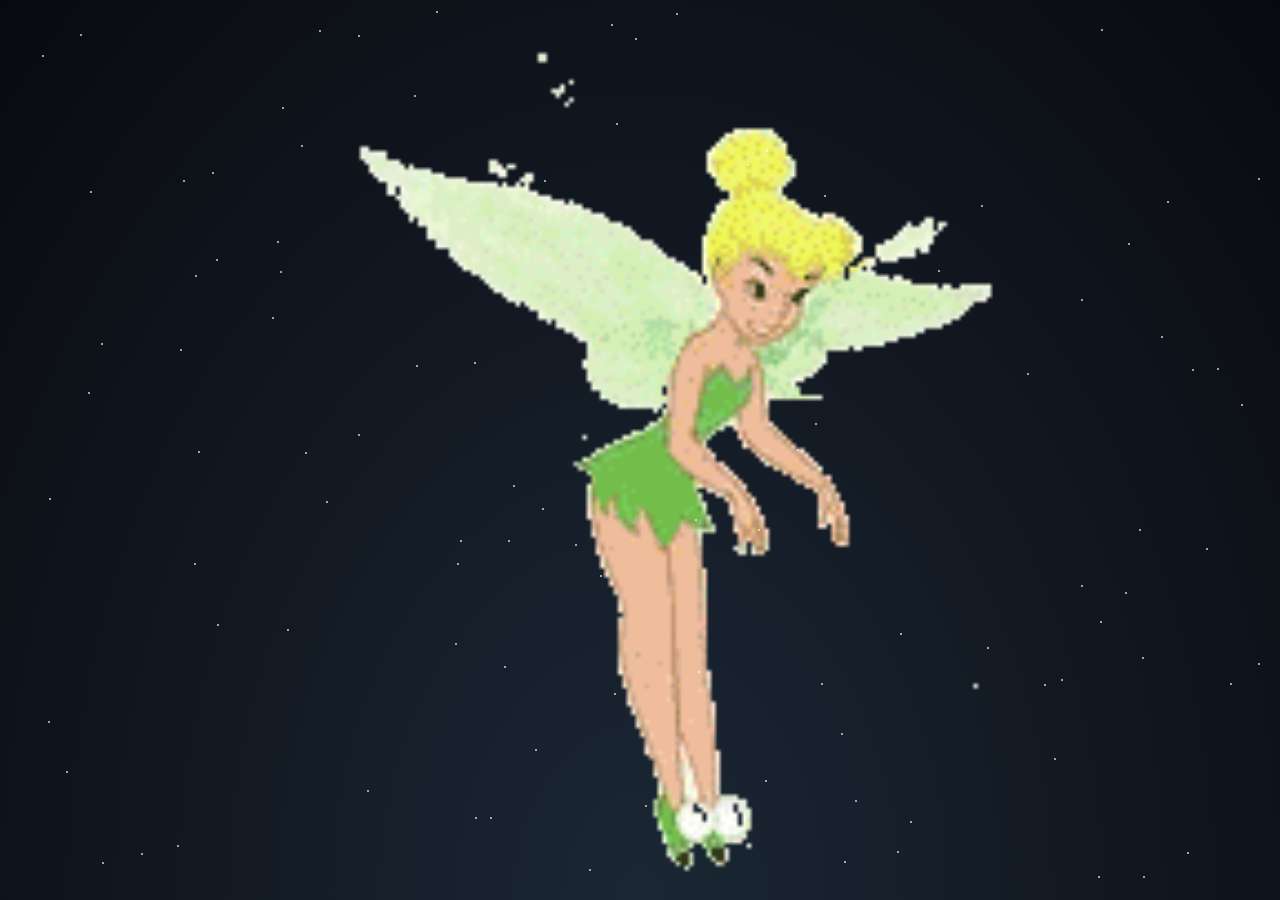
<file: web/index.html>
<!DOCTYPE html>
<html lang="en">
<head>
  <meta charset="UTF-8">
  <title>Happy Birthday!</title>
  <link rel="stylesheet" href="style.css">
</head>
<body>
  <div id="stars-background">
    <div class="container">
      <img src="fari.gif" alt="Fari" class="gif-character">
      <div id="message" class="message-box"></div>
      <a href="gifts/gift1.html"><button id="startButton" class="hidden">Start the Hunt</button></a>
    </div>
  </div>

  <script src="script.js"></script>
</body>

</html>
</file>
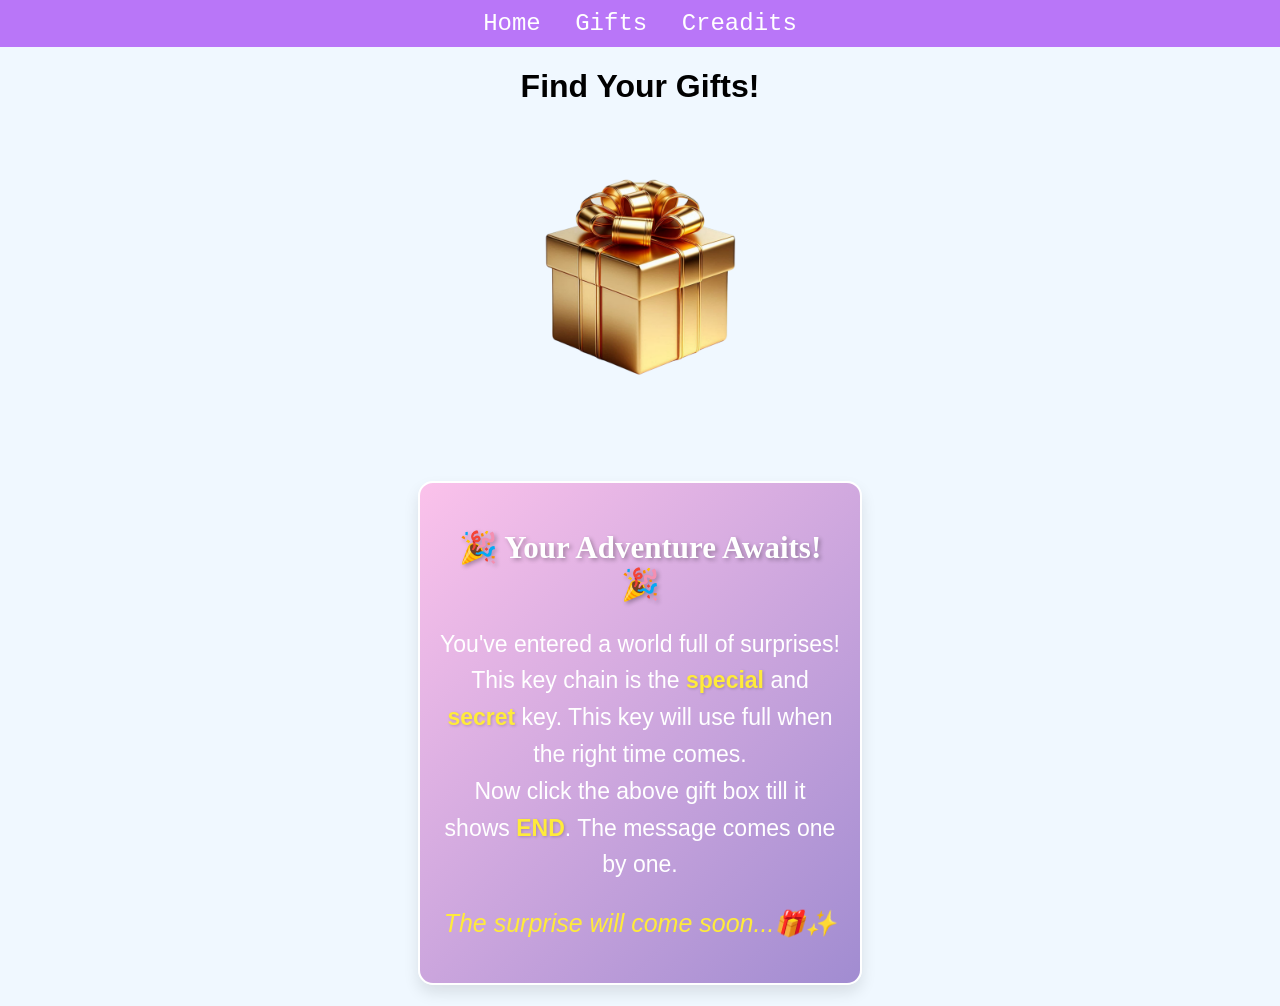
<file: birthday wish/gifts.html>
<!DOCTYPE html>
<html lang="en">
<head>
    <meta charset="UTF-8">
    <meta name="viewport" content="width=device-width, initial-scale=1.0">
    <title>Gifts</title>
    <link href="assets/gift.png" rel="icon" with="40px" >
    <style>
        body {
            background-color: #f0f8ff;
            font-family: 'Arial', sans-serif;
            text-align: center;
            margin: 0;
            padding: 0;
           
        }
        header {
            background-color: #ac57f7ce;
            padding: 10px 0;
            color: white;
            position: relative;
            z-index: 2;
            
        }
        .clue-box {
            font-size: 35px;
            text-wrap:balance;
            font-family: Brush Script;
            color: #ff4500;
            margin-top: 50px;
            animation: rainbow 3s infinite;
            position: relative;
            z-index: 2;
        }

        @keyframes rainbow {
            0% { color: #ff4500; }
            20% { color: #ffa500; }
            40% { color: #ffd700; }
            60% { color: #adff2f; }
            80% { color: #00ff7f; }
            100% { color: #1e90ff; }
        }
        
    header nav a  {
        font-family: monospace;
        font-size: 24px;
        color: white;
        cursor: pointer;
        margin: 0 15px;
        text-decoration: none;
    }

    header nav a :hover {
        text-decoration: underline;
    }

        .gift-box {
            width: 200px;
            height: 200px;
            margin: 50px auto;
            cursor: pointer;
            position: relative;
            animation: bounce 2s infinite;
        }
        @keyframes bounce {
            0%, 100% { transform: translateY(0); }
            50% { transform: translateY(-20px); }
        }
        

        video#background-video {
            position: fixed;
            right: 0;
            top: 0;
            min-width: 100%;
            min-height: 100%;
            z-index: -1;
        }
        @keyframes fadeIn {
    0% { opacity: 0; transform: scale(0.9); }
    100% { opacity: 1; transform: scale(1); }
}

@keyframes fadeOut {
    0% { opacity: 1; transform: scale(1); }
    100% { opacity: 0; transform: scale(0.9); }
}

.attention-box {
    background: linear-gradient(135deg, #fbc2eb 0%, #a18cd1 100%);
    border: 2px solid #ffffff;
    border-radius: 15px;
    box-shadow: 0 8px 15px rgba(0, 0, 0, 0.1);
    color: #ffffff;
    font-family: 'Arial', sans-serif;
    padding: 20px;
    max-width: 400px;
    margin: 20px auto;
    text-align: center;
    position: relative;
    opacity: 0; /* Initially hidden */
    animation: fadeIn 1s forwards;
}

.attention-box h2 {
    font-family: 'Brush Script MT', cursive;
    font-size: 31px;
    margin-bottom: 15px;
    text-shadow: 2px 2px 4px rgba(0, 0, 0, 0.3);
}

.attention-box p {
    font-size: 23px;
    line-height: 1.6;
    margin-bottom: 20px;
}

.attention-box .highlight {
    font-weight: bold;
    color: #ffeb3b;
    text-shadow: 1px 1px 3px rgba(0, 0, 0, 0.2);
}

.attention-box .footer {
    font-size: 25px;
    font-style: italic;
    margin-top: 10px;
    color: #ffeb3b;
}

.attention-box.hidden {
    animation: fadeOut 1s forwards;
}


    </style>
    
</head>
<body>
    <video autoplay muted loop id="background-video">
        <source src="assets/gift.mp4" type="video/mp4">
        Your browser does not support the video tag.
    </video>
    <header>
        <nav>
            <a href="index.html">Home</a>
            <a href="gifts.html">Gifts</a>
            <a href="creadit.html">Creadits</a>
            
        </nav>
    </header>
    <h1>Find Your Gifts!</h1>
    <img src="assets/gift.png" alt="Gift Box" class="gift-box" id="giftBox">

    <div class="clue-box" id="clueBox">
        <!-- Clues will appear here -->
    </div>

    <div class="attention-box" id="attentionBox">
        <h2>🎉 Your Adventure Awaits! 🎉</h2>
        <p>
            You've entered a world full of surprises! This key chain is the 
            <span class="highlight">special </span> and <span class="highlight">secret </span>key. 
            This key will use full when the right time comes.<br>Now click the above gift box till it shows <span class="highlight">END</span>.
            The message comes one by one.<br>
        </p>
        <p class="footer">The surprise will come soon...🎁✨</p>
    </div>
    
    <script>
        const clues = [
            "Hi 👋",
            "It's a special✨ day for you...",
            "So enjoy 🥳 every second...",
            "Once again 😅",
            "Happy Birthday! 🎉🎂",
            "🤩🥳..END..🤡😇"
        ];

        let currentClueIndex = 0;

        document.getElementById('giftBox').addEventListener('click', function() {
            if (currentClueIndex < clues.length) {
                document.getElementById('clueBox').innerText = clues[currentClueIndex];
                currentClueIndex++;
            }
        });
    </script>
    <script>
        document.getElementById('toggleDecoder').addEventListener('click', function(event) {
            event.preventDefault();
            const iframe = document.createElement('iframe');
            iframe.src = 'decoders.html';
            iframe.width = '35%';
            iframe.height = '50%';
            iframe.style.position = 'fixed';
            iframe.style.bottom = '0';
            iframe.style.left = '0';
            iframe.style.zIndex = '1000';
            iframe.style.border = 'none';
            iframe.style.borderRadius= '20%';
            document.body.appendChild(iframe);
    
            // Optional: Close iframe on clicking outside
            document.addEventListener('click', function(e) {
                if (!iframe.contains(e.target) && e.target.id !== 'toggleDecoder') {
                    document.body.removeChild(iframe);
                }
            });
        });
    
        document.addEventListener("DOMContentLoaded", function() {
    const attentionBox = document.getElementById('attentionBox');

    // Show the box when the page loads
    attentionBox.style.opacity = 1;

    // Add click event listener to the box to hide it when clicked
    attentionBox.addEventListener('click', function() {
        attentionBox.classList.add('hidden');
    });

    // Add click event listener to the entire document to hide the box when anywhere on the page is clicked
    document.addEventListener('click', function(e) {
        if (e.target !== attentionBox && !attentionBox.contains(e.target)) {
            attentionBox.classList.add('hidden');
        }
    });
});



    </script>
</body>
</html>
</file>
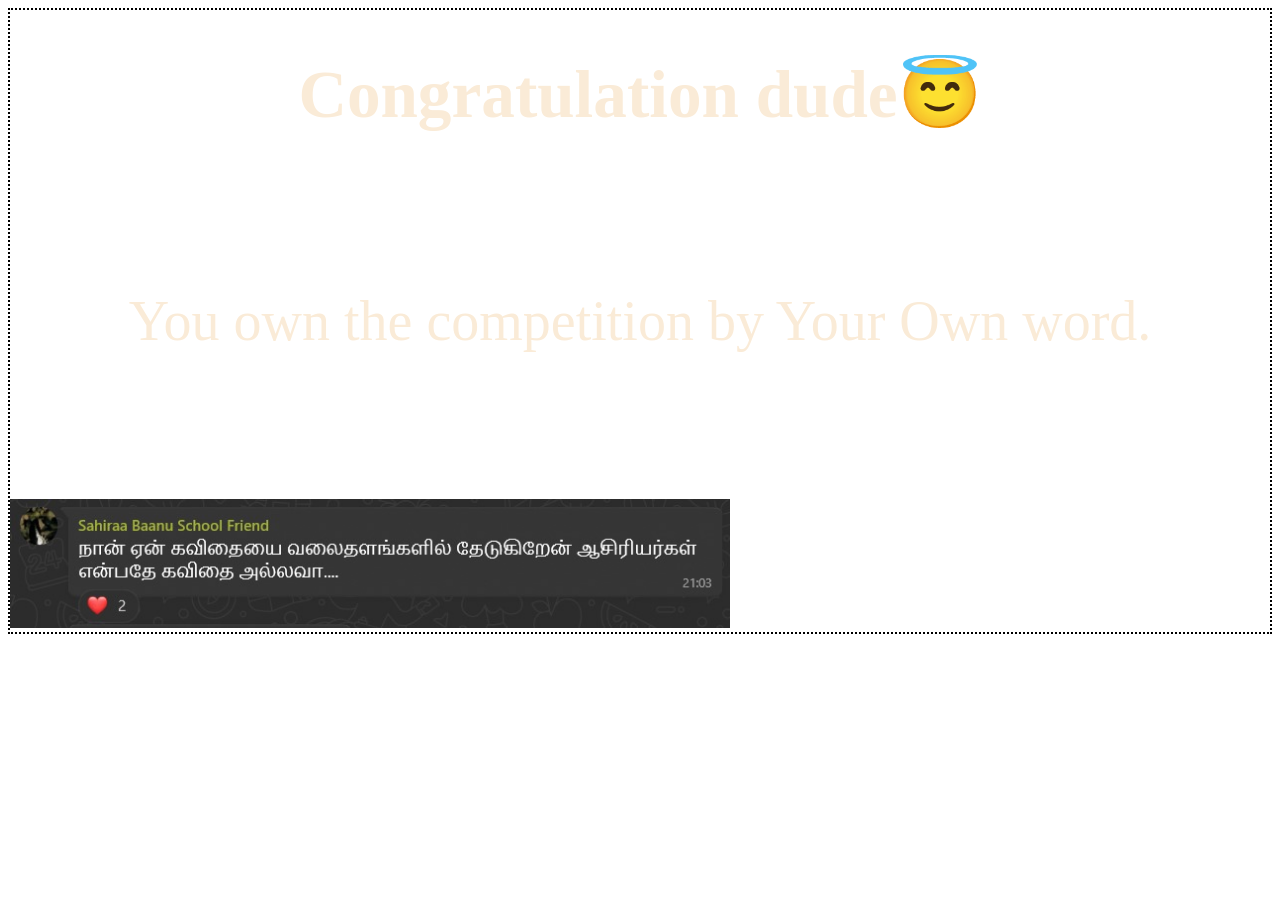
<file: birthday wish/poem.html>
<!DOCTYPE html>
<html>

    <head>
        <title>Your Poem</title>
        <link src="assets/pen.jpg" rel="stylesheet">
        <style>
            body{
                
                border: 2px;
                border-style: dotted;
                height: 100%;
                
                align-items: center;
            }
            h1{ color: antiquewhite;
                font-size:4.2em ;
            }
            p{  color: antiquewhite;
                font-size: 3.5em;
            }
            h3{
                color: antiquewhite;
            }
            img{
                width: 45em;
                overflow: scroll;
            }
            video#background-video {
                position: fixed;
                right: 0;
                top: 0;
                max-width: 100%;
                min-height: 100%;
                z-index: -1;
            }   

            .animation-container {
            display: flex;
            flex-wrap: nowrap;
            
            margin-top: 50px;
            position: relative;
            z-index: 2;
        }

        .cake {
            width: 30%;
            height: auto;
            margin: 20px;
            display: inline-block;
            animation: zoom 3s infinite;
        }
        @media(min-width:600px)
        {.animation-container .cake{width: 20%;}}

        @keyframes zoom {
            0%, 100% { transform: scale(1); }
            50% { transform: scale(1.2); }
        }

        @keyframes moveAndZoom {
            0%, 100% { transform: translate(0, 0) scale(1); }
            25% { transform: translate(20px, -20px) scale(1.1); }
            50% { transform: translate(0, 20px) scale(1.2); }
            75% { transform: translate(-20px, -20px) scale(1.1); }
        }
        #message {
            display: none; /* Hide the message initially */
        }
        </style>
    </head>

    <body>
        <video autoplay muted      loop id="background-video">
            <source src="assets/attention video.mp4" type="video/mp4">
            Your browser does not support the video tag.
        </video>
        <center><h1>Congratulation dude😇</h1></center>
        <br>
        <br>
        <br>
        <center><p>You own the competition by Your Own word.</p></center>
        <br>
        <br>
        <br>
        <br>
        <br>
        
        
        <img src="assets/poem.jpg" alt="poem">
       
        <div id="message">
            <center> <h3>You have received a message rigth now.<br>Click the notification img <br>to open the message </h3></center>
            <center><div class="animation-container">
                <a href="index.html"><img src="assets/message.png" alt="Birthday Cake" class="cake"></a>
            </div></center>
        </div>

        <script>
            window.onload = function() {
                setTimeout(function() {
                    document.getElementById('message').style.display = 'block';
                }, 3000); // 10 seconds delay
            }
        </script>
    </body>

</html>
</file>
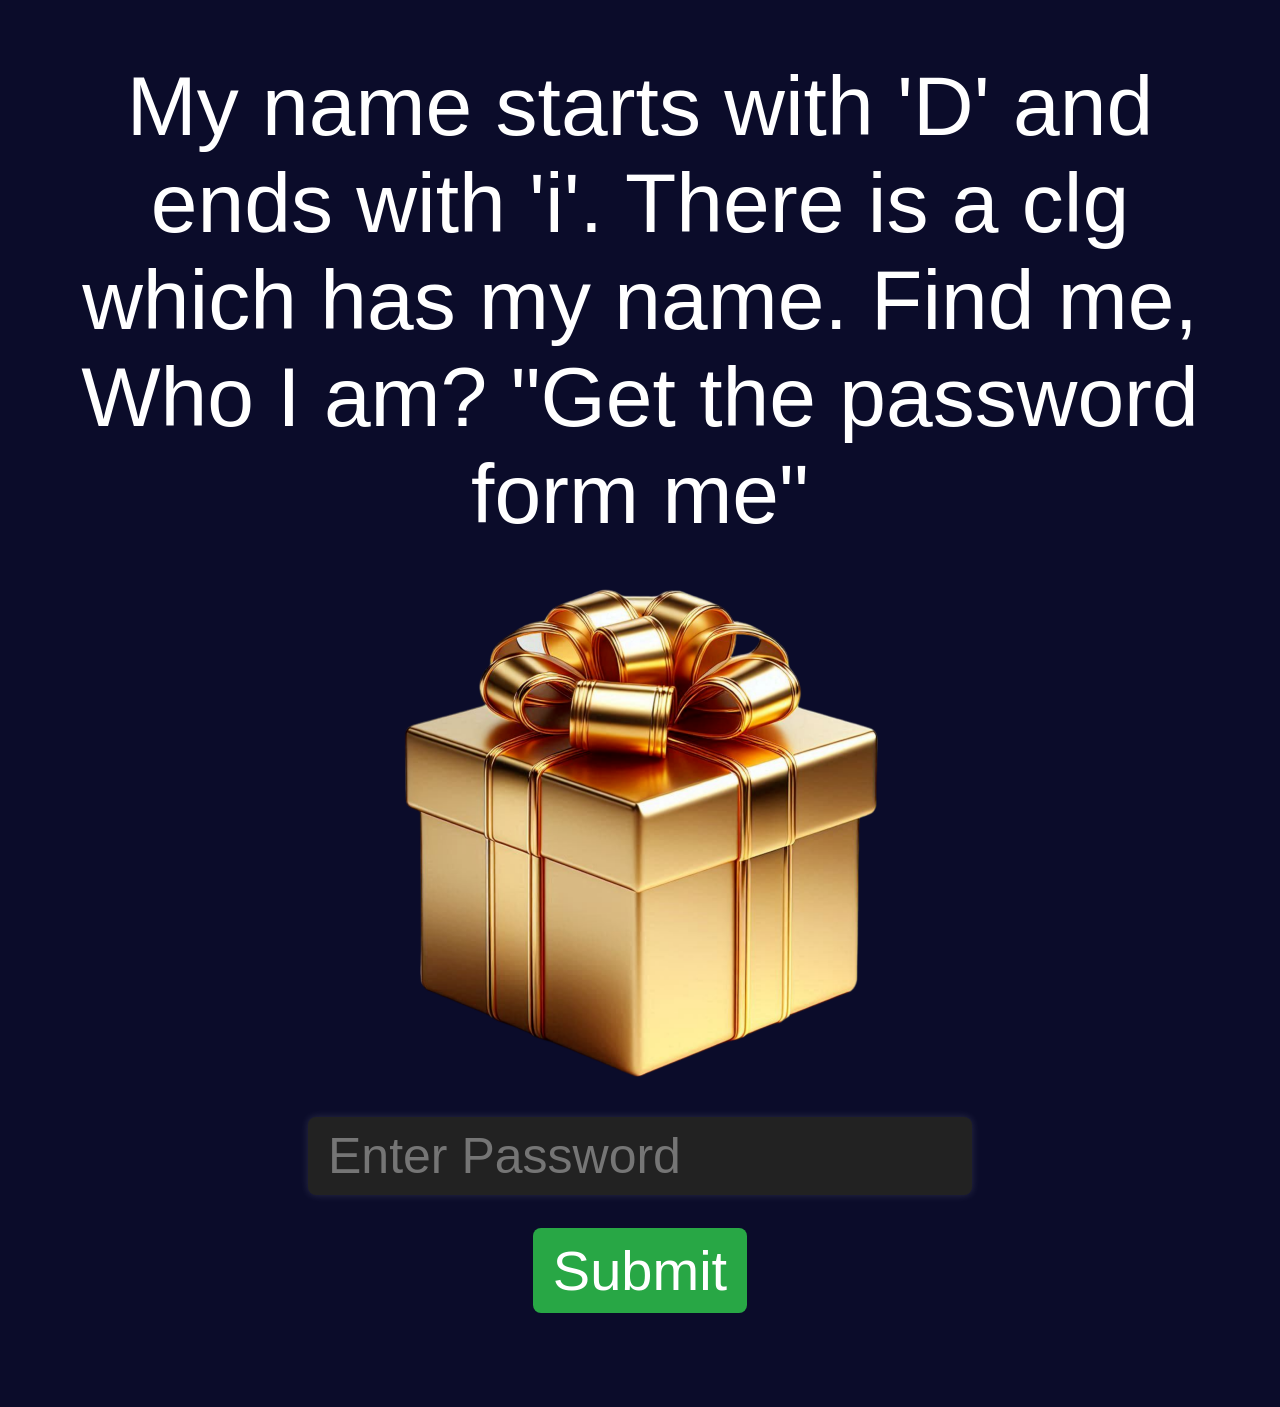
<file: web/gifts/gift1.html>
<!DOCTYPE html>
<html lang="en">
<head>
  <meta charset="UTF-8" />
  <title>Gift 1</title>
  <link rel="stylesheet" href="gift.css">
</head>
<body>
  <div class="gift-container">
    <div class="question">My name starts with 'D' and ends with 'i'. There is a clg which has my name. Find me, Who I am?    "Get the password form me" </div>

    <div class="image-container">
      <img src="images/treasure.png" class="treasure-image" alt="Treasure">
      <a href="assets/gift1.mp4" target="_blank" class="open-gift-btn" id="openGiftBtn">🎁 Open Gift</a>
    </div>

    <input type="text" id="password" class="password-input" placeholder="Enter Password">
    <br />
    <button class="submit-btn" onclick="checkPassword(1)">Submit</button>

    <br><br>
    <a href="gift2.html" class="submit-btn" id="nextBtn" style="display:none;">➡️ Next Treasure</a>
  </div>

  <script src="gift.js"></script>
</body>
</html>
</file>
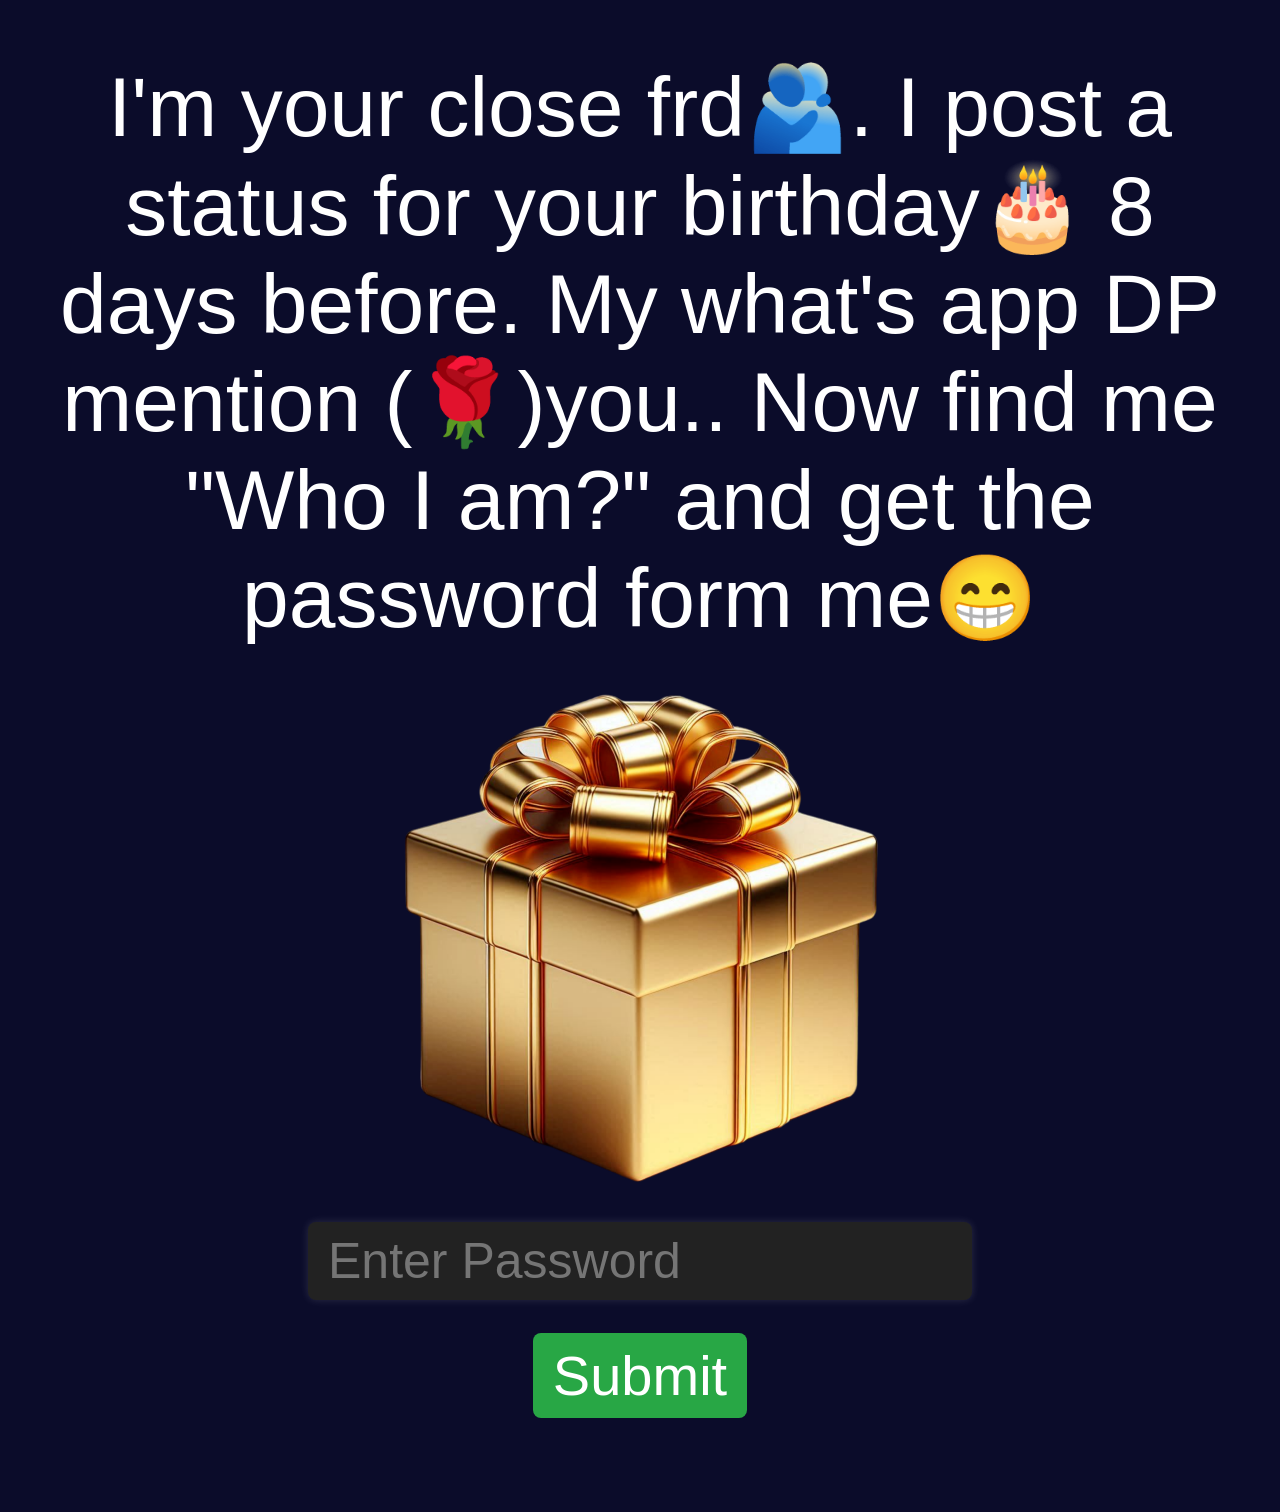
<file: web/gifts/gift2.html>
<!DOCTYPE html>
<html lang="en">
<head>
  <meta charset="UTF-8" />
  <title>Gift 2</title>
  <link rel="stylesheet" href="gift.css">
</head>
<body>
  <div class="gift-container">
    <div class="question">I'm your close frd🫂. I post a status for your birthday🎂 8 days before. My what's app DP mention (🌹)you.. Now find me "Who I am?" and get the password form me😁</div>

    <div class="image-container">
      <img src="images/treasure.png" class="treasure-image" alt="Treasure">
      <a href="assets/gift20.jpg" target="_blank" class="open-gift-btn" id="openGiftBtn">🎁 Open Gift 1</a>
    </div>

    <input type="text" id="password" class="password-input" placeholder="Enter Password">
    <br />
    <button class="submit-btn" onclick="checkPassword(2)">Submit</button>

    <br><br>
    <a href="gift21.html" class="submit-btn" id="nextBtn" style="display:none;">➡️ Next Treasure</a>
  </div>

  <script src="gift.js"></script>
</body>
</html>
</file>
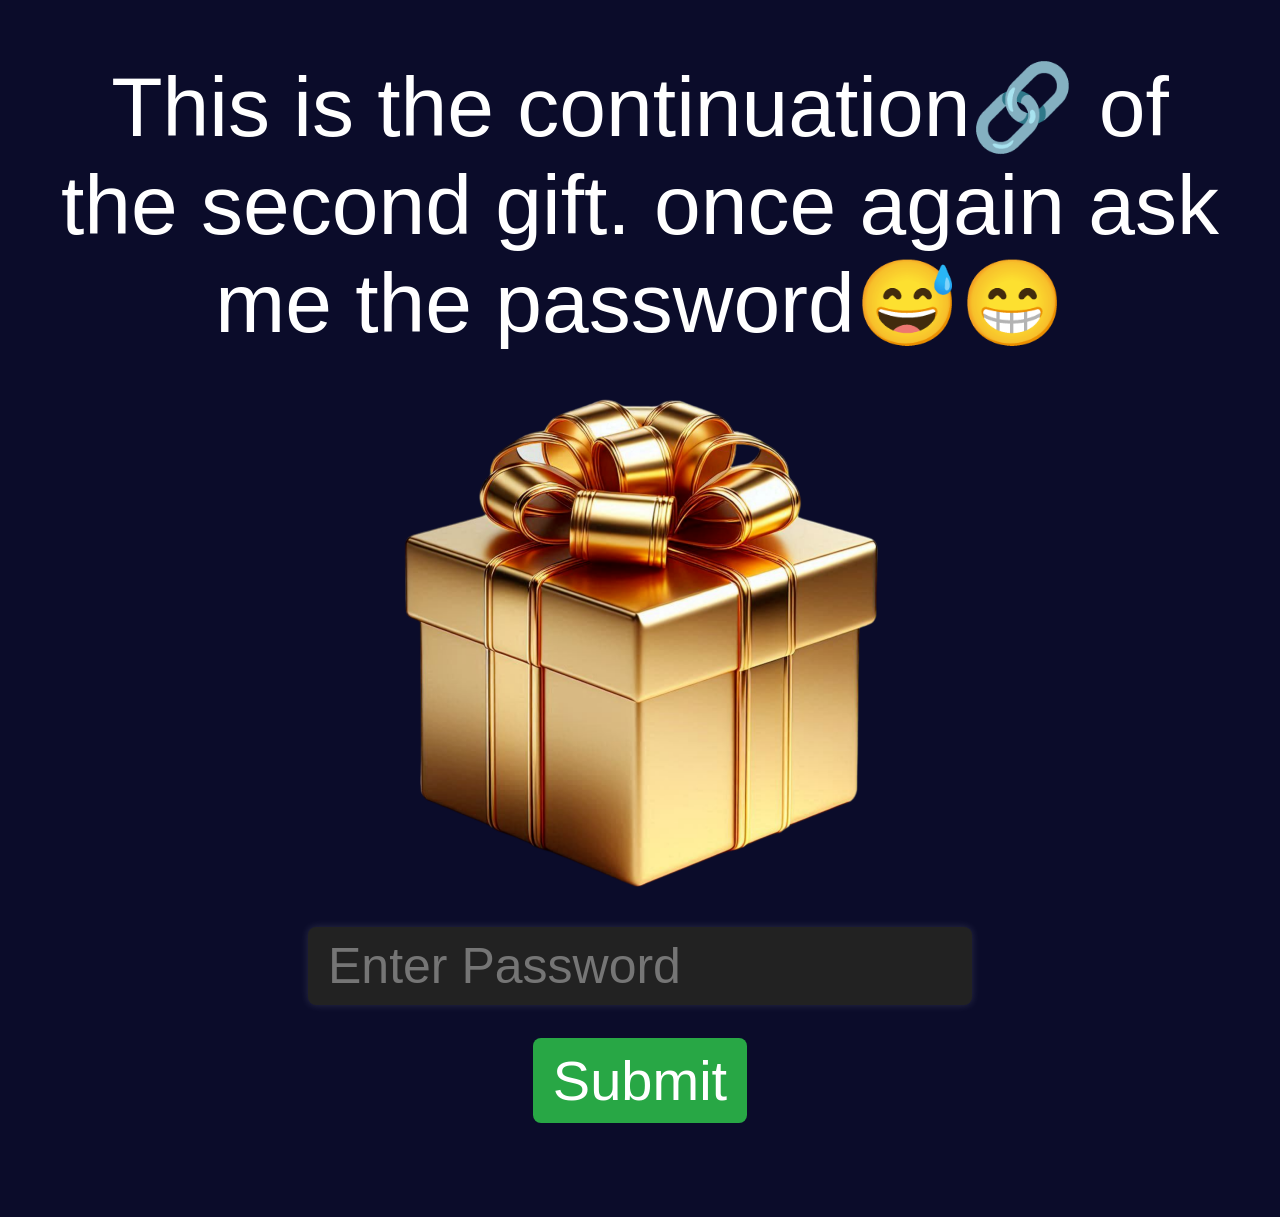
<file: web/gifts/gift21.html>
<!DOCTYPE html>
<html lang="en">
<head>
  <meta charset="UTF-8" />
  <title>Gift 2</title>
  <link rel="stylesheet" href="gift.css">
</head>
<body>
  <div class="gift-container">
    <div class="question">This is the continuation🔗 of the second gift. once again ask me the password😅😁</div>

    <div class="image-container">
      <img src="images/treasure.png" class="treasure-image" alt="Treasure">
      
      <a href="assets/gift21.jpg" target="_blank" class="open-gift-btn" id="openGiftBtn">🎁 Open Gift</a>
    </div>

    <input type="text" id="password" class="password-input" placeholder="Enter Password">
    <br />
    <button class="submit-btn" onclick="checkPassword(21)">Submit</button>

    <br><br>
    <a href="gift3.html" class="submit-btn" id="nextBtn" style="display:none;">➡️ Next Treasure</a>
  </div>

  <script src="gift.js"></script>
</body>
</html>
</file>
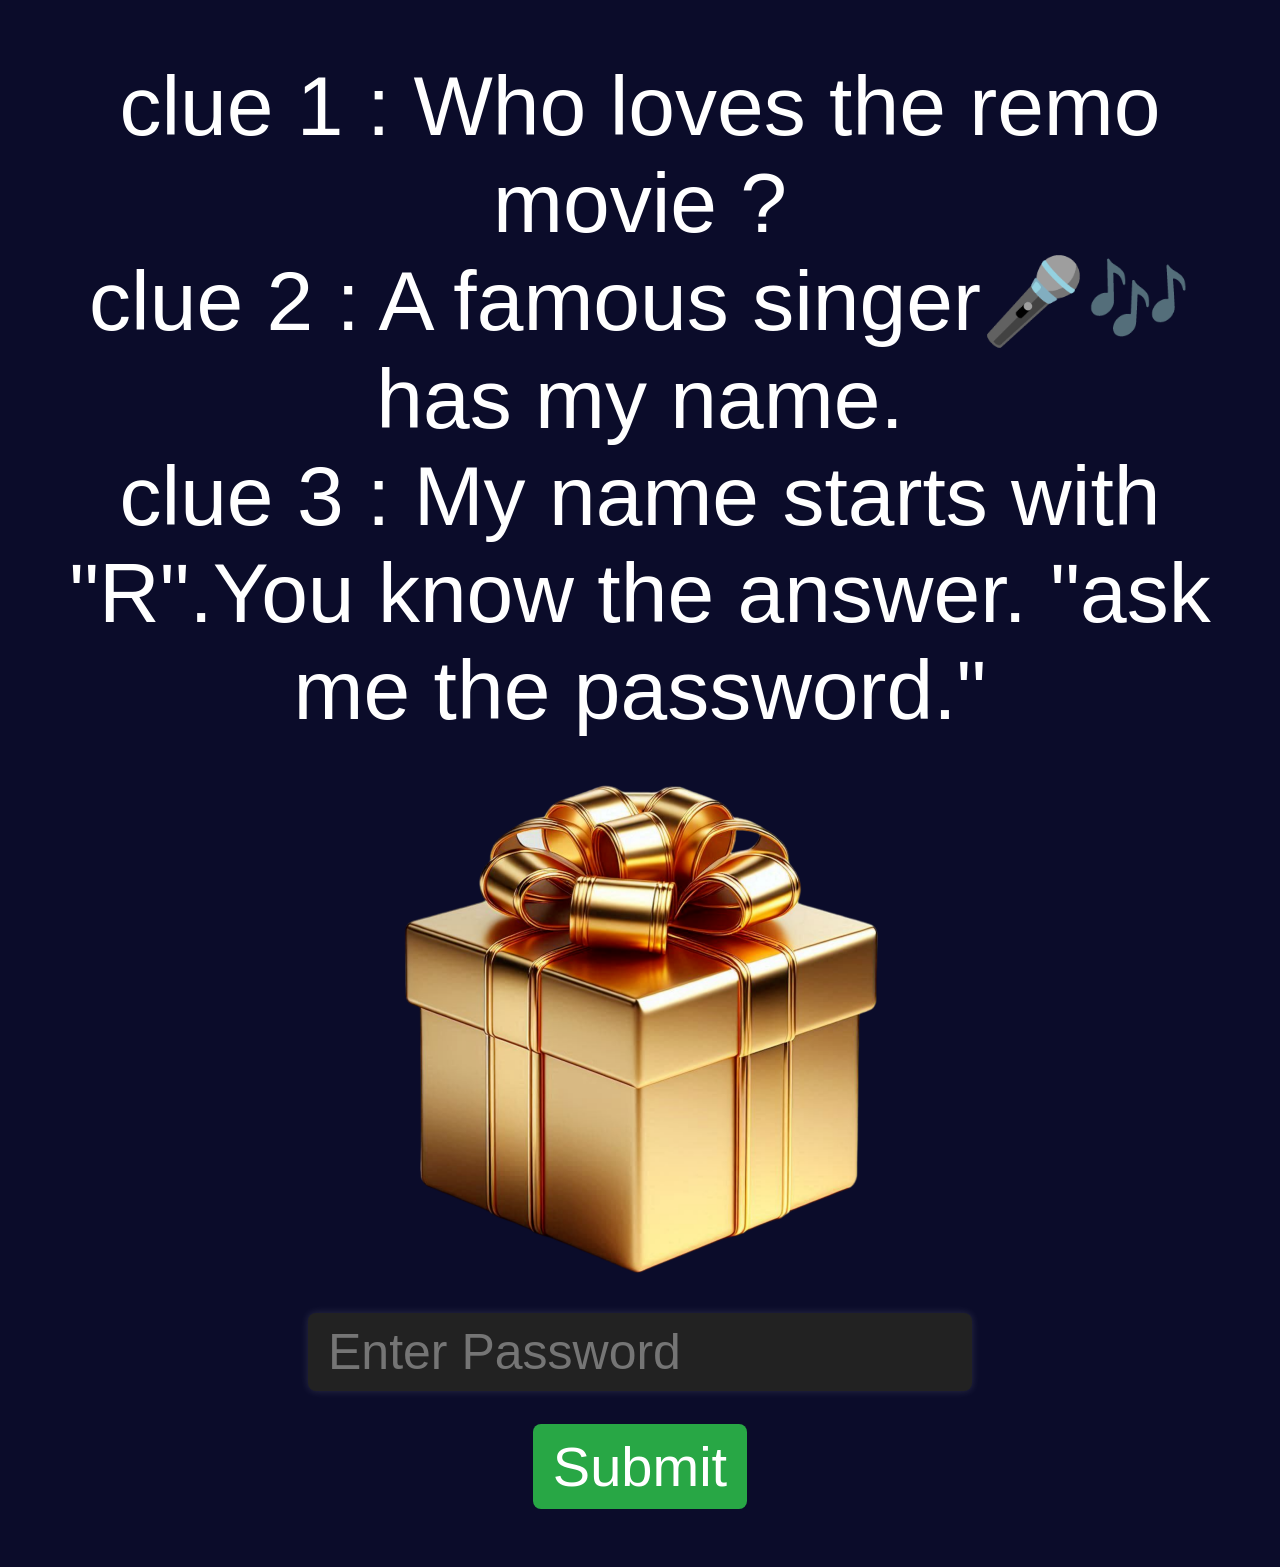
<file: web/gifts/gift3.html>
<!DOCTYPE html>
<html lang="en">
<head>
  <meta charset="UTF-8" />
  <title>Gift 3</title>
  <link rel="stylesheet" href="gift.css">
</head>
<body>
  <div class="gift-container">
    <div class="question">clue 1 : Who loves the remo movie ? <br> clue 2 : A famous singer🎤🎶 has my name. <br>clue 3 : My name starts with "R".You know the answer. "ask me the password."</div>

    <div class="image-container">
      <img src="images/treasure.png" class="treasure-image" alt="Treasure">
      <a href="assets/gift3.mp4" target="_blank" class="open-gift-btn" id="openGiftBtn">🎁 Open Gift</a>
    </div>

    <input type="text" id="password" class="password-input" placeholder="Enter Password">
    <br />
    <button class="submit-btn" onclick="checkPassword(3)">Submit</button>
  </div>

  <script src="gift.js"></script>
</body>
</html>
</file>
<file: web/style.css>
body {
    margin: 0;
    padding: 0;
    background: linear-gradient(#000428, #004e92); /* nice gradient */
    font-family: 'Arial', sans-serif;
    overflow: hidden;
  }
  
  .container {
    display: flex;
    flex-direction: column;
    align-items: center;
    justify-content: center;
    height: 100vh;
  }
  
  .gif-character {
    width: 800px;
    animation: zoomIn 2s ease forwards;
  }
  
  @keyframes zoomIn {
    0% {
      transform: scale(0.1);
      opacity: 0;
    }
    100% {
      transform: scale(1);
      opacity: 1;
    }
  }
  
  .message-box {
    margin-top: 30px;
    font-size: 84px;
    color: white;
    text-align: center;
    opacity: 0;
    transition: opacity 1s ease;
  }
  
.hidden {
    display: none;
  }
  
  #startButton {
    margin-top: 20px;
    padding: 12px 24px;
    font-size: 80px;
    background-color: #ff007f;
    color: white;
    border: none;
    border-radius: 12px;
    cursor: pointer;
    transition: background-color 0.3s ease;
    box-shadow: 0 4px 8px rgba(0,0,0,0.3);
  }
  
  #startButton:hover {
    background-color: #e60073;
  }
  

  #stars-background {
    position: relative;
    width: 100vw;
    height: 100vh;
    overflow: hidden;
    background: radial-gradient(ellipse at bottom, #1b2735 0%, #090a0f 100%);
  }
  
  .star {
    position: absolute;
    width: 2px;
    height: 2px;
    background: white;
    opacity: 0.8;
    border-radius: 50%;
    animation: blink 2s infinite ease-in-out;
  }
  
  @keyframes blink {
    0%, 100% { opacity: 0.2; }
    50% { opacity: 1; }
  }
  
  /* Shooting stars */
  .shooting-star {
    position: absolute;
    width: 150px;
    height: 2px;
    background: linear-gradient(-45deg, white, rgba(255, 255, 255, 0));
    animation: shoot 1s linear forwards;
    transform: rotate(45deg);
    opacity: 0.8;
  }
  
  @keyframes shoot {
    0% {
      transform: translateX(0) translateY(0) rotate(45deg);
      opacity: 1;
    }
    100% {
      transform: translateX(-600px) translateY(600px) rotate(45deg);
      opacity: 0;
    }
  }
</file>
<file: web/gifts/gift.css>
body {
    background: #0b0c2a;
    color: white;
    font-family: 'Segoe UI', sans-serif;
    text-align: center;
    padding: 50px;
  }
  
  .gift-container {
    display: flex;
    flex-direction: column;
    align-items: center;
  }
  
  .question {
    font-size: 84px;
    margin-bottom: 40px;
  }
  
  .treasure-image {
    width: 500px;
    animation:
      flashIn 1s ease-in-out,
      blink 2s infinite,
      zoomInOut 4s infinite;
    margin-bottom: 30px;
  }
  
  .password-input {
    padding: 10px 20px;
    font-size: 50px;
    border-radius: 8px;
    border: none;
    outline: none;
    background-color: #222;
    color: white;
    box-shadow: 0 0 8px #fff2;
  }
  
  /* Flash effect */
  @keyframes flashIn {
    0% {
      opacity: 0;
      transform: scale(2) rotate(15deg);
      filter: brightness(300%);
    }
    100% {
      opacity: 1;
      transform: scale(1) rotate(0deg);
      filter: brightness(100%);
    }
  }
  
  /* Blinking */
  @keyframes blink {
    0%, 100% {
      opacity: 1;
    }
    50% {
      opacity: 0.6;
    }
  }
  
  /* Zoom In and Out */
  @keyframes zoomInOut {
    0%, 100% {
      transform: scale(1);
    }
    50% {
      transform: scale(1.15);
    }
  }
  

  .image-container {
    position: relative;
    display: inline-block;
  }
  
  .open-gift-btn {
    position: absolute;
    top: 50%;
    left: 50%;
    transform: translate(-50%, -50%);
    padding: 12px 24px;
    background-color: #ffcc00;
    color: #000;
    text-decoration: none;
    font-weight: bold;
    border-radius: 10px;
    box-shadow: 0 0 10px #ffcc00;
    display: none; /* hidden by default */
    transition: transform 0.3s;
  }
  
  .open-gift-btn:hover {
    transform: translate(-50%, -50%) scale(1.1);
  }
  
  .submit-btn {
    padding: 10px 20px;
    font-size: 56px;
    margin-top: 15px;
    border: none;
    border-radius: 8px;
    background-color: #28a745;
    color: white;
    cursor: pointer;
  }
  
  .submit-btn:hover {
    background-color: #218838;
  }
  

  @keyframes blinkZoomShine {
    0% {
      opacity: 1;
      transform: scale(1);
      background-color: #ffcc00;
      box-shadow: 0 0 10px #ffcc00, 0 0 20px #ffcc00;
    }
    25% {
      opacity: 0.9;
      transform: scale(1.1);
      background-color: #ff66cc;
      box-shadow: 0 0 12px #ff66cc, 0 0 24px #ff66cc;
    }
    50% {
      opacity: 1;
      transform: scale(1.2);
      background-color: #66ccff;
      box-shadow: 0 0 14px #66ccff, 0 0 28px #66ccff;
    }
    75% {
      opacity: 0.9;
      transform: scale(1.1);
      background-color: #00ffcc;
      box-shadow: 0 0 12px #00ffcc, 0 0 24px #00ffcc;
    }
    100% {
      opacity: 1;
      transform: scale(1);
      background-color: #ffcc00;
      box-shadow: 0 0 10px #ffcc00, 0 0 20px #ffcc00;
    }
  }
  
  .open-gift-btn {
    position: absolute;
    top: 50%;
    left: 50%;
    transform: translate(-50%, -50%);
    padding: 14px 28px;
    font-size: 20px;
    font-weight: bold;
    color: black;
    border-radius: 10px;
    text-decoration: none;
    display: none;
    animation: blinkZoomShine 2.5s infinite ease-in-out;
    transition: transform 0.3s;
    cursor: pointer;
  }
</file>
